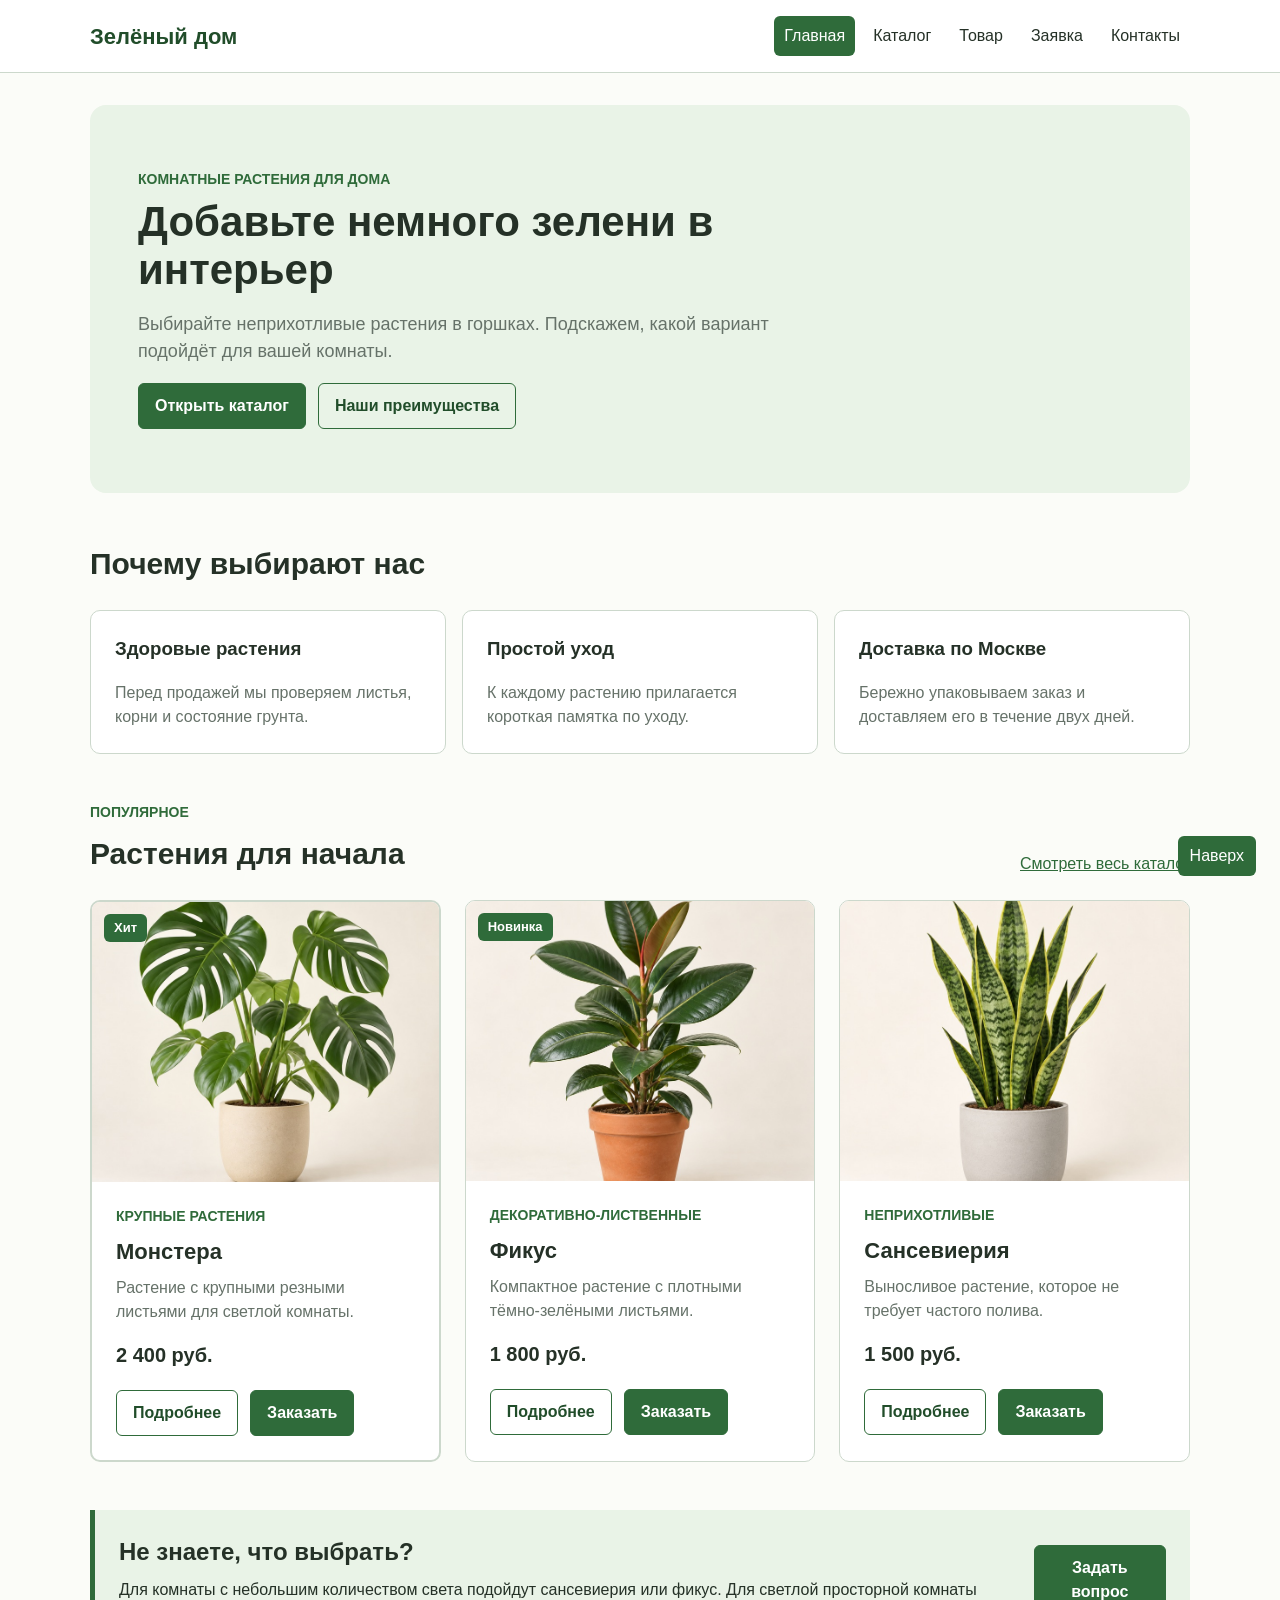
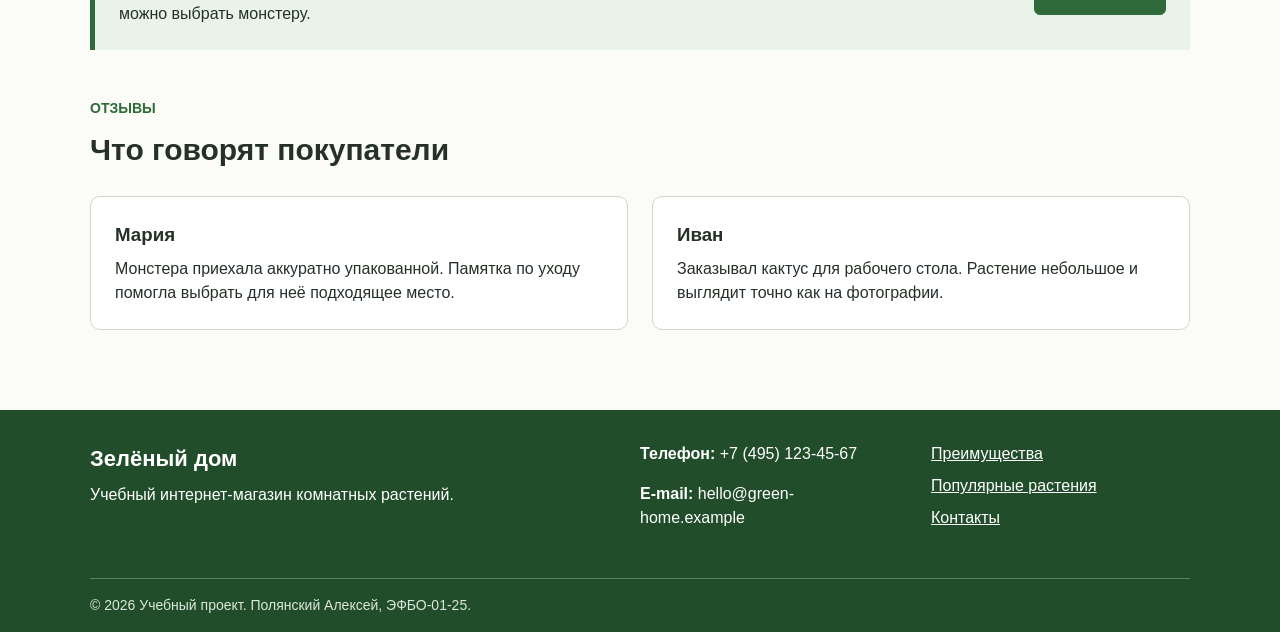
<file: index.html>
<!doctype html>
<html lang="ru">
  <head>
    <meta charset="UTF-8">
    <meta name="viewport" content="width=device-width, initial-scale=1.0">
    <meta name="description" content="Зелёный дом — учебный интернет-магазин комнатных растений.">
    <title>Зелёный дом — комнатные растения</title>
    <link rel="stylesheet" href="css/style.css">
    <script src="js/main.js" defer></script>
  </head>
  <body id="top">
    <header class="site-header">
      <div class="site-header__inner">
        <a class="site-header__logo" href="index.html">Зелёный дом</a>
        <nav class="site-nav" aria-label="Основная навигация">
          <ul class="site-nav__list">
            <li class="site-nav__item">
              <a class="site-nav__link site-nav__link--active" href="index.html" aria-current="page">Главная</a>
            </li>
            <li class="site-nav__item">
              <a class="site-nav__link" href="catalog.html">Каталог</a>
            </li>
            <li class="site-nav__item">
              <a class="site-nav__link" href="product.html">Товар</a>
            </li>
            <li class="site-nav__item">
              <a class="site-nav__link" href="order.html">Заявка</a>
            </li>
            <li class="site-nav__item">
              <a class="site-nav__link" href="contacts.html">Контакты</a>
            </li>
          </ul>
        </nav>
      </div>
    </header>
    <main>
      <section class="hero">
        <p class="hero__label">Комнатные растения для дома</p>
        <h1 class="hero__title">Добавьте немного зелени в интерьер</h1>
        <p class="hero__text">Выбирайте неприхотливые растения в горшках. Подскажем, какой вариант подойдёт для вашей комнаты.</p>
        <div class="hero__actions">
          <a class="button" href="catalog.html">Открыть каталог</a>
          <a class="button button--secondary" href="#advantages">Наши преимущества</a>
        </div>
      </section>
      <section class="section" id="advantages">
        <h2 class="section__title">Почему выбирают нас</h2>
        <ul class="advantages">
          <li class="advantages__item">
            <h3>Здоровые растения</h3>
            <p>Перед продажей мы проверяем листья, корни и состояние грунта.</p>
          </li>
          <li class="advantages__item">
            <h3>Простой уход</h3>
            <p>К каждому растению прилагается короткая памятка по уходу.</p>
          </li>
          <li class="advantages__item">
            <h3>Доставка по Москве</h3>
            <p>Бережно упаковываем заказ и доставляем его в течение двух дней.</p>
          </li>
        </ul>
      </section>
      <section class="section" id="popular">
        <div class="section__heading">
          <div>
            <p class="section__label">Популярное</p>
            <h2 class="section__title">Растения для начала</h2>
          </div>
          <a href="catalog.html">Смотреть весь каталог</a>
        </div>
        <div class="product-grid">
          <article class="product-card product-card--hit">
            <span class="product-card__badge">Хит</span>
            <img class="product-card__image" src="images/monstera.jpg" alt="Монстера в бежевом горшке">
            <div class="product-card__content">
              <p class="product-card__category">Крупные растения</p>
              <h3 class="product-card__title">Монстера</h3>
              <p class="product-card__description">Растение с крупными резными листьями для светлой комнаты.</p>
              <p class="product-card__price">2 400 руб.</p>
              <div class="product-card__actions">
                <a class="button button--secondary" href="product.html">Подробнее</a>
                <button class="button product-card__button js-open-dialog" type="button" data-product="Монстера">Заказать</button>
              </div>
            </div>
          </article>
          <article class="product-card">
            <span class="product-card__badge">Новинка</span>
            <img class="product-card__image" src="images/ficus.jpg" alt="Фикус в терракотовом горшке">
            <div class="product-card__content">
              <p class="product-card__category">Декоративно-лиственные</p>
              <h3 class="product-card__title">Фикус</h3>
              <p class="product-card__description">Компактное растение с плотными тёмно-зелёными листьями.</p>
              <p class="product-card__price">1 800 руб.</p>
              <div class="product-card__actions">
                <a class="button button--secondary" href="product.html">Подробнее</a>
                <button class="button product-card__button js-open-dialog" type="button" data-product="Фикус">Заказать</button>
              </div>
            </div>
          </article>
          <article class="product-card">
            <img class="product-card__image" src="images/sansevieria.jpg" alt="Сансевиерия в светлом горшке">
            <div class="product-card__content">
              <p class="product-card__category">Неприхотливые</p>
              <h3 class="product-card__title">Сансевиерия</h3>
              <p class="product-card__description">Выносливое растение, которое не требует частого полива.</p>
              <p class="product-card__price">1 500 руб.</p>
              <div class="product-card__actions">
                <a class="button button--secondary" href="product.html">Подробнее</a>
                <button class="button product-card__button js-open-dialog" type="button" data-product="Сансевиерия">Заказать</button>
              </div>
            </div>
          </article>
        </div>
      </section>
      <aside class="care-note">
        <div>
          <h2 class="care-note__title">Не знаете, что выбрать?</h2>
          <p>Для комнаты с небольшим количеством света подойдут сансевиерия или фикус. Для светлой просторной комнаты можно выбрать монстеру.</p>
        </div>
        <a class="button" href="contacts.html#feedback">Задать вопрос</a>
      </aside>
      <section class="section reviews">
        <p class="section__label">Отзывы</p>
        <h2 class="section__title">Что говорят покупатели</h2>
        <div class="reviews__list">
          <article class="review">
            <h3 class="review__author">Мария</h3>
            <p>Монстера приехала аккуратно упакованной. Памятка по уходу помогла выбрать для неё подходящее место.</p>
          </article>
          <article class="review">
            <h3 class="review__author">Иван</h3>
            <p>Заказывал кактус для рабочего стола. Растение небольшое и выглядит точно как на фотографии.</p>
          </article>
        </div>
      </section>
    </main>
    <footer class="site-footer" id="contacts">
      <div class="site-footer__inner">
        <div>
          <p class="site-footer__title">Зелёный дом</p>
          <p>Учебный интернет-магазин комнатных растений.</p>
        </div>
        <div>
          <p>
            <strong>Телефон:</strong> +7 (495) 123-45-67</p>
          <p>
            <strong>E-mail:</strong> hello@green-home.example</p>
        </div>
        <nav class="site-footer__nav" aria-label="Навигация по главной странице">
          <a href="#advantages">Преимущества</a>
          <a href="#popular">Популярные растения</a>
          <a href="contacts.html">Контакты</a>
        </nav>
      </div>
      <p class="site-footer__copyright">© 2026 Учебный проект. Полянский Алексей, ЭФБО-01-25.</p>
    </footer>
    <a class="back-to-top" href="#top">Наверх</a>
    <dialog class="order-dialog" id="order-dialog" aria-labelledby="dialog-title">
      <div class="order-dialog__heading">
        <h2 id="dialog-title">Быстрая заявка</h2>
        <button class="order-dialog__close js-close-dialog" type="button" aria-label="Закрыть окно">×</button>
      </div>
      <form class="order-form js-demo-form" action="#" method="post" data-success="dialog-success" novalidate>
        <div class="order-form__field">
          <label class="order-form__label" for="dialog-name">Имя</label>
          <input class="order-form__input" id="dialog-name" name="name" type="text" minlength="2" autocomplete="given-name" required>
        </div>
        <div class="order-form__field">
          <label class="order-form__label" for="dialog-email">E-mail</label>
          <input class="order-form__input" id="dialog-email" name="email" type="email" autocomplete="email" required>
        </div>
        <div class="order-form__field">
          <label class="order-form__label" for="dialog-phone">Телефон</label>
          <input class="order-form__input" id="dialog-phone" name="phone" type="tel" inputmode="tel" placeholder="+7 (900) 000-00-00" pattern="^\+7 \([0-9]{3}\) [0-9]{3}-[0-9]{2}-[0-9]{2}$" title="Формат: +7 (900) 000-00-00" required>
        </div>
        <div class="order-form__field">
          <label class="order-form__label" for="dialog-product">Товар</label>
          <select class="order-form__input" id="dialog-product" name="product" required>
            <option value="">Выберите растение</option>
            <option value="Монстера">Монстера</option>
            <option value="Фикус">Фикус</option>
            <option value="Сансевиерия">Сансевиерия</option>
            <option value="Кактус">Кактус</option>
          </select>
        </div>
        <div class="order-form__field">
          <label class="order-form__label" for="dialog-comment">Комментарий</label>
          <textarea class="order-form__input" id="dialog-comment" name="comment" rows="3"></textarea>
        </div>
        <label class="order-form__agreement">
          <input name="agreement" type="checkbox" required> Я согласен на обработку данных</label>
        <div class="order-form__actions">
          <button class="button" type="submit">Отправить</button>
          <button class="button button--secondary js-close-dialog" type="button">Отмена</button>
        </div>
      </form>
      <p class="success-message" id="dialog-success" role="status" hidden>Заявка отправлена. Мы скоро свяжемся с вами.</p>
    </dialog>
  </body>
</html>
</file>
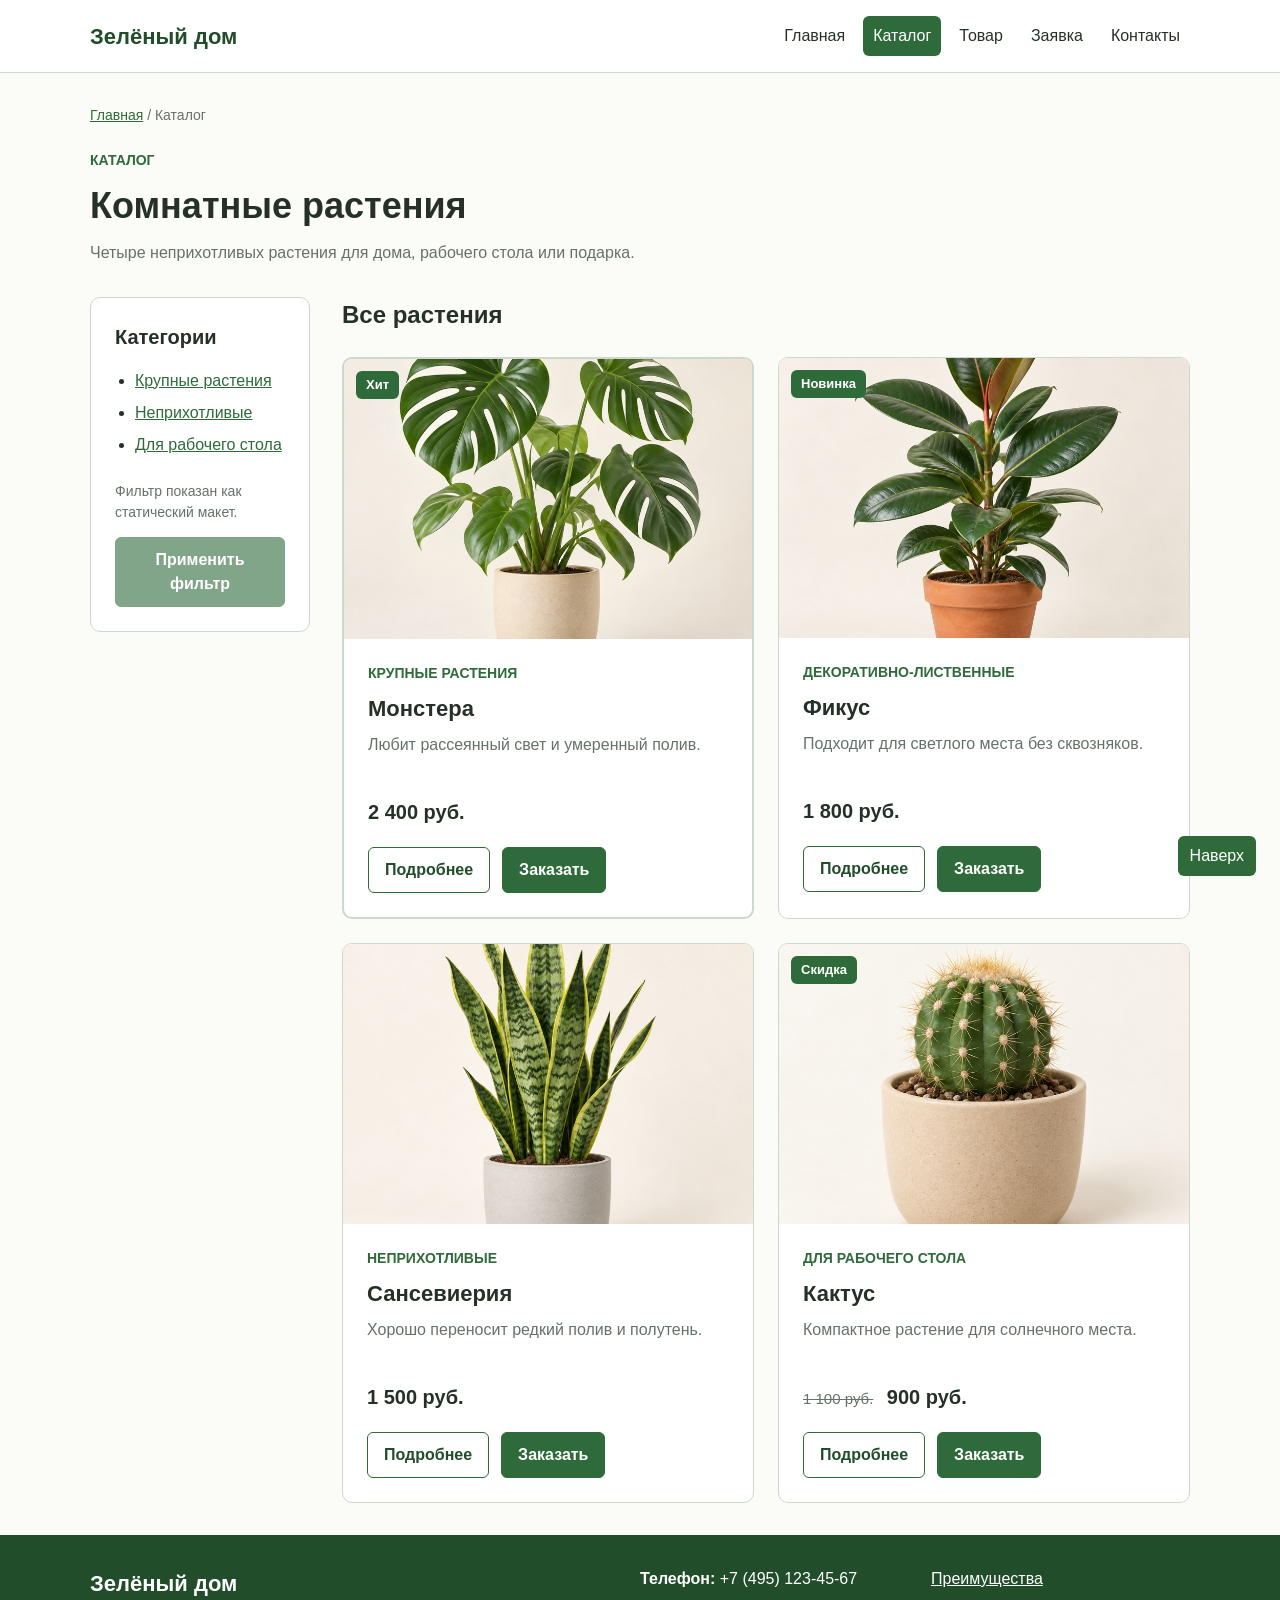
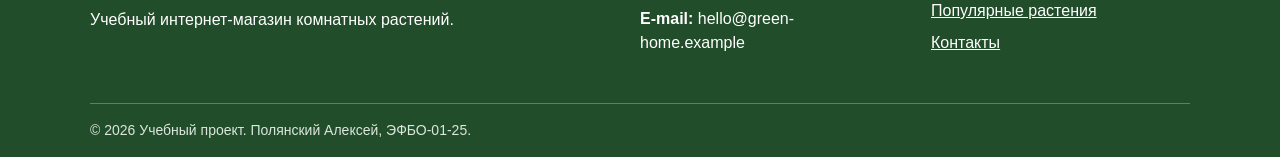
<file: catalog.html>
<!doctype html>
<html lang="ru">
  <head>
    <meta charset="UTF-8">
    <meta name="viewport" content="width=device-width, initial-scale=1.0">
    <meta name="description" content="Каталог комнатных растений интернет-магазина Зелёный дом.">
    <title>Каталог растений — Зелёный дом</title>
    <link rel="stylesheet" href="css/style.css">
    <script src="js/main.js" defer></script>
  </head>
  <body id="top">
    <header class="site-header">
      <div class="site-header__inner">
        <a class="site-header__logo" href="index.html">Зелёный дом</a>
        <nav class="site-nav" aria-label="Основная навигация">
          <ul class="site-nav__list">
            <li class="site-nav__item">
              <a class="site-nav__link" href="index.html">Главная</a>
            </li>
            <li class="site-nav__item">
              <a class="site-nav__link site-nav__link--active" href="catalog.html" aria-current="page">Каталог</a>
            </li>
            <li class="site-nav__item">
              <a class="site-nav__link" href="product.html">Товар</a>
            </li>
            <li class="site-nav__item">
              <a class="site-nav__link" href="order.html">Заявка</a>
            </li>
            <li class="site-nav__item">
              <a class="site-nav__link" href="contacts.html">Контакты</a>
            </li>
          </ul>
        </nav>
      </div>
    </header>
    <main>
      <nav class="breadcrumbs" aria-label="Хлебные крошки">
        <a href="index.html">Главная</a>
        <span>Каталог</span>
      </nav>
      <section class="page-intro">
        <p class="section__label">Каталог</p>
        <h1>Комнатные растения</h1>
        <p>Четыре неприхотливых растения для дома, рабочего стола или подарка.</p>
      </section>
      <div class="catalog-layout">
        <aside class="filters">
          <h2 class="filters__title">Категории</h2>
          <ul class="filters__list">
            <li>
              <a href="#large">Крупные растения</a>
            </li>
            <li>
              <a href="#easy-care">Неприхотливые</a>
            </li>
            <li>
              <a href="#small">Для рабочего стола</a>
            </li>
          </ul>
          <p class="filters__note">Фильтр показан как статический макет.</p>
          <button class="button" type="button" disabled>Применить фильтр</button>
        </aside>
        <section class="catalog" aria-labelledby="catalog-title">
          <h2 id="catalog-title">Все растения</h2>
          <div class="catalog__grid">
            <article class="product-card product-card--hit" id="large">
              <span class="product-card__badge">Хит</span>
              <img class="product-card__image" src="images/monstera.jpg" alt="Монстера в бежевом горшке">
              <div class="product-card__content">
                <p class="product-card__category">Крупные растения</p>
                <h3 class="product-card__title">Монстера</h3>
                <p class="product-card__description">Любит рассеянный свет и умеренный полив.</p>
                <p class="product-card__price">2 400 руб.</p>
                <div class="product-card__actions">
                  <a class="button button--secondary" href="product.html">Подробнее</a>
                  <a class="button" href="order.html">Заказать</a>
                </div>
              </div>
            </article>
            <article class="product-card">
              <span class="product-card__badge">Новинка</span>
              <img class="product-card__image" src="images/ficus.jpg" alt="Фикус в терракотовом горшке">
              <div class="product-card__content">
                <p class="product-card__category">Декоративно-лиственные</p>
                <h3 class="product-card__title">Фикус</h3>
                <p class="product-card__description">Подходит для светлого места без сквозняков.</p>
                <p class="product-card__price">1 800 руб.</p>
                <div class="product-card__actions">
                  <a class="button button--secondary" href="product.html">Подробнее</a>
                  <a class="button" href="order.html">Заказать</a>
                </div>
              </div>
            </article>
            <article class="product-card" id="easy-care">
              <img class="product-card__image" src="images/sansevieria.jpg" alt="Сансевиерия в светлом горшке">
              <div class="product-card__content">
                <p class="product-card__category">Неприхотливые</p>
                <h3 class="product-card__title">Сансевиерия</h3>
                <p class="product-card__description">Хорошо переносит редкий полив и полутень.</p>
                <p class="product-card__price">1 500 руб.</p>
                <div class="product-card__actions">
                  <a class="button button--secondary" href="product.html">Подробнее</a>
                  <a class="button" href="order.html">Заказать</a>
                </div>
              </div>
            </article>
            <article class="product-card" id="small">
              <span class="product-card__badge">Скидка</span>
              <img class="product-card__image" src="images/cactus.jpg" alt="Кактус в песочном горшке">
              <div class="product-card__content">
                <p class="product-card__category">Для рабочего стола</p>
                <h3 class="product-card__title">Кактус</h3>
                <p class="product-card__description">Компактное растение для солнечного места.</p>
                <p class="product-card__price">
                  <span class="product-card__old-price">1 100 руб.</span> 900 руб.</p>
                <div class="product-card__actions">
                  <a class="button button--secondary" href="product.html">Подробнее</a>
                  <a class="button" href="order.html">Заказать</a>
                </div>
              </div>
            </article>
          </div>
        </section>
      </div>
    </main>
    <footer class="site-footer">
      <div class="site-footer__inner">
        <div>
          <p class="site-footer__title">Зелёный дом</p>
          <p>Учебный интернет-магазин комнатных растений.</p>
        </div>
        <div>
          <p>
            <strong>Телефон:</strong> +7 (495) 123-45-67</p>
          <p>
            <strong>E-mail:</strong> hello@green-home.example</p>
        </div>
        <nav class="site-footer__nav" aria-label="Дополнительная навигация">
          <a href="index.html#advantages">Преимущества</a>
          <a href="index.html#popular">Популярные растения</a>
          <a href="contacts.html">Контакты</a>
        </nav>
      </div>
      <p class="site-footer__copyright">© 2026 Учебный проект. Полянский Алексей, ЭФБО-01-25.</p>
    </footer>
    <a class="back-to-top" href="#top">Наверх</a>
  </body>
</html>
</file>
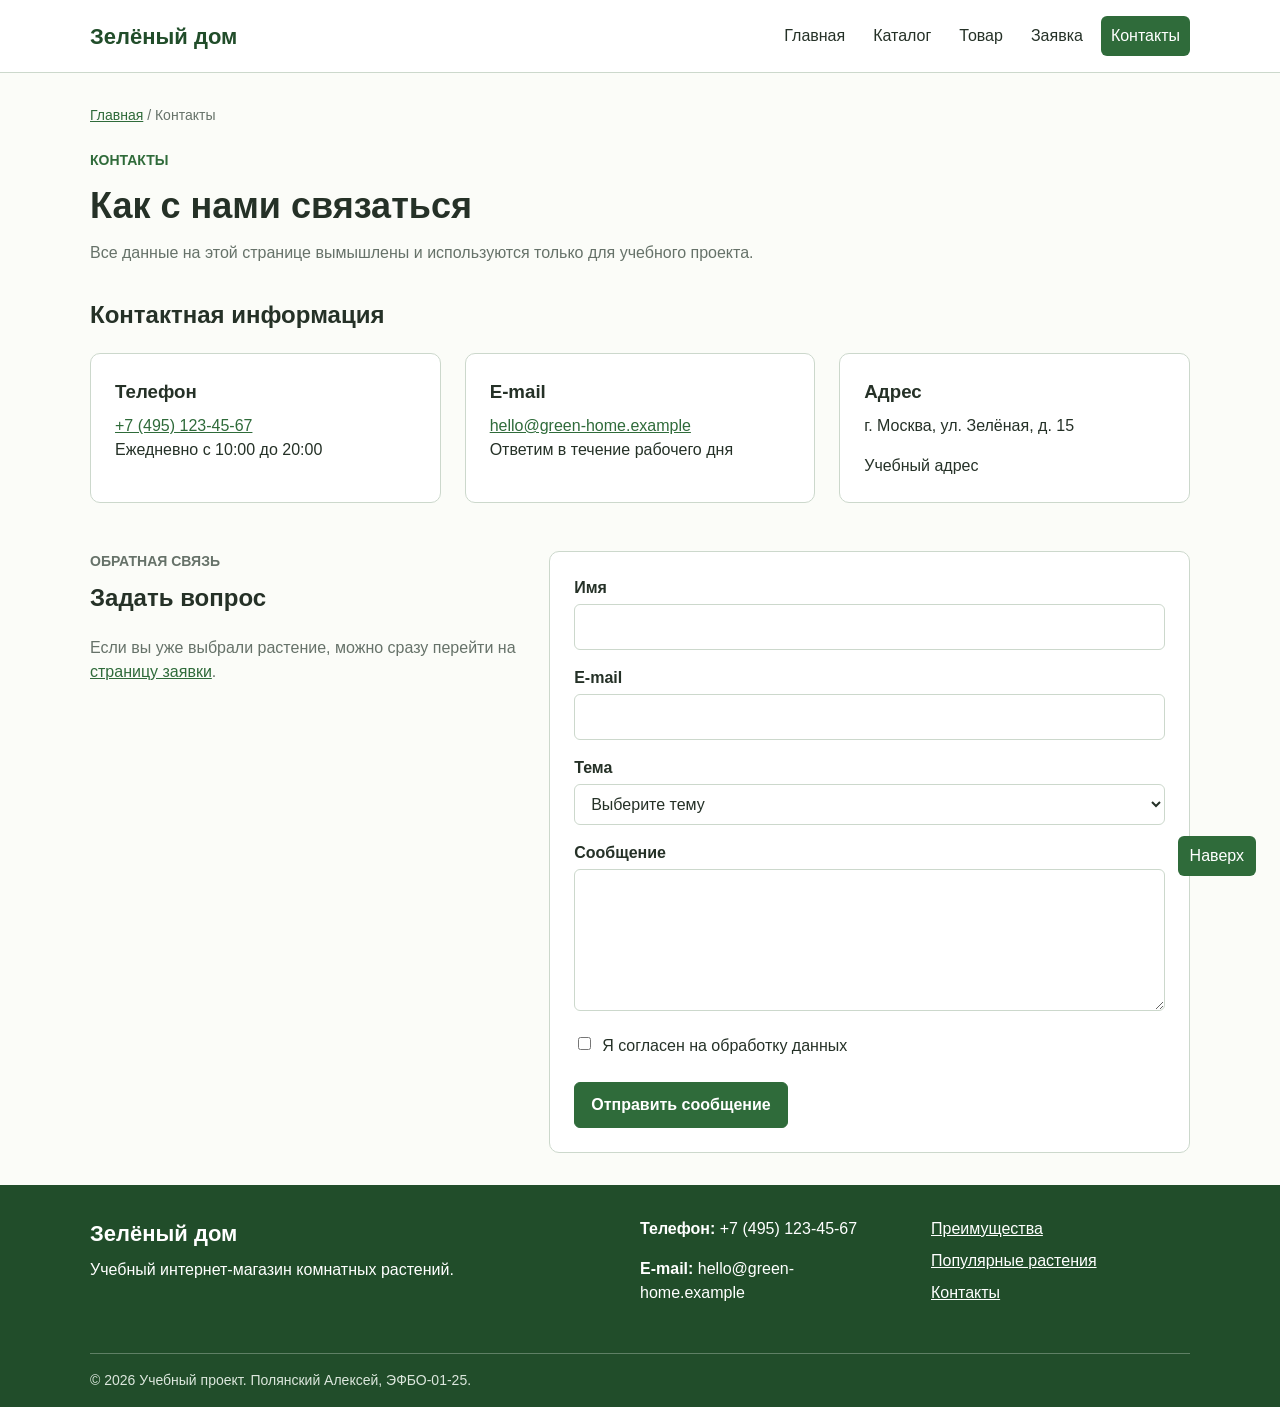
<file: contacts.html>
<!doctype html>
<html lang="ru">
  <head>
    <meta charset="UTF-8">
    <meta name="viewport" content="width=device-width, initial-scale=1.0">
    <meta name="description" content="Контакты и форма обратной связи магазина Зелёный дом.">
    <title>Контакты — Зелёный дом</title>
    <link rel="stylesheet" href="css/style.css">
    <script src="js/main.js" defer></script>
  </head>
  <body id="top">
    <header class="site-header">
      <div class="site-header__inner">
        <a class="site-header__logo" href="index.html">Зелёный дом</a>
        <nav class="site-nav" aria-label="Основная навигация">
          <ul class="site-nav__list">
            <li class="site-nav__item">
              <a class="site-nav__link" href="index.html">Главная</a>
            </li>
            <li class="site-nav__item">
              <a class="site-nav__link" href="catalog.html">Каталог</a>
            </li>
            <li class="site-nav__item">
              <a class="site-nav__link" href="product.html">Товар</a>
            </li>
            <li class="site-nav__item">
              <a class="site-nav__link" href="order.html">Заявка</a>
            </li>
            <li class="site-nav__item">
              <a class="site-nav__link site-nav__link--active" href="contacts.html" aria-current="page">Контакты</a>
            </li>
          </ul>
        </nav>
      </div>
    </header>
    <main>
      <nav class="breadcrumbs" aria-label="Хлебные крошки">
        <a href="index.html">Главная</a>
        <span>Контакты</span>
      </nav>
      <section class="page-intro">
        <p class="section__label">Контакты</p>
        <h1>Как с нами связаться</h1>
        <p>Все данные на этой странице вымышлены и используются только для учебного проекта.</p>
      </section>
      <section class="contacts" aria-labelledby="contacts-title">
        <h2 id="contacts-title">Контактная информация</h2>
        <div class="contacts__grid">
          <article class="contact-card">
            <h3>Телефон</h3>
            <a href="tel:+74951234567">+7 (495) 123-45-67</a>
            <p>Ежедневно с 10:00 до 20:00</p>
          </article>
          <article class="contact-card">
            <h3>E-mail</h3>
            <a href="mailto:hello@green-home.example">hello@green-home.example</a>
            <p>Ответим в течение рабочего дня</p>
          </article>
          <article class="contact-card">
            <h3>Адрес</h3>
            <p>г. Москва, ул. Зелёная, д. 15</p>
            <p>Учебный адрес</p>
          </article>
        </div>
      </section>
      <section class="feedback" id="feedback">
        <div>
          <p class="section__label">Обратная связь</p>
          <h2>Задать вопрос</h2>
          <p>Если вы уже выбрали растение, можно сразу перейти на <a href="order.html">страницу заявки</a>.</p>
        </div>
        <form class="order-form order-form--page js-demo-form" action="#" method="post" data-success="feedback-success" novalidate>
          <div class="order-form__field">
            <label class="order-form__label" for="feedback-name">Имя</label>
            <input class="order-form__input" id="feedback-name" name="name" type="text" minlength="2" required>
          </div>
          <div class="order-form__field">
            <label class="order-form__label" for="feedback-email">E-mail</label>
            <input class="order-form__input" id="feedback-email" name="email" type="email" required>
          </div>
          <div class="order-form__field">
            <label class="order-form__label" for="feedback-topic">Тема</label>
            <select class="order-form__input" id="feedback-topic" name="topic" required>
              <option value="">Выберите тему</option>
              <option value="care">Уход за растением</option>
              <option value="delivery">Доставка</option>
              <option value="other">Другой вопрос</option>
            </select>
          </div>
          <div class="order-form__field">
            <label class="order-form__label" for="feedback-message">Сообщение</label>
            <textarea class="order-form__input" id="feedback-message" name="message" rows="5" required></textarea>
          </div>
          <label class="order-form__agreement">
            <input name="agreement" type="checkbox" required> Я согласен на обработку данных</label>
          <div class="order-form__actions">
            <button class="button" type="submit">Отправить сообщение</button>
          </div>
        </form>
      </section>
      <p class="success-message success-message--page" id="feedback-success" role="status" hidden>Сообщение отправлено. Это демонстрационное уведомление.</p>
    </main>
    <footer class="site-footer">
      <div class="site-footer__inner">
        <div>
          <p class="site-footer__title">Зелёный дом</p>
          <p>Учебный интернет-магазин комнатных растений.</p>
        </div>
        <div>
          <p>
            <strong>Телефон:</strong> +7 (495) 123-45-67</p>
          <p>
            <strong>E-mail:</strong> hello@green-home.example</p>
        </div>
        <nav class="site-footer__nav" aria-label="Дополнительная навигация">
          <a href="index.html#advantages">Преимущества</a>
          <a href="index.html#popular">Популярные растения</a>
          <a href="contacts.html">Контакты</a>
        </nav>
      </div>
      <p class="site-footer__copyright">© 2026 Учебный проект. Полянский Алексей, ЭФБО-01-25.</p>
    </footer>
    <a class="back-to-top" href="#top">Наверх</a>
  </body>
</html>
</file>
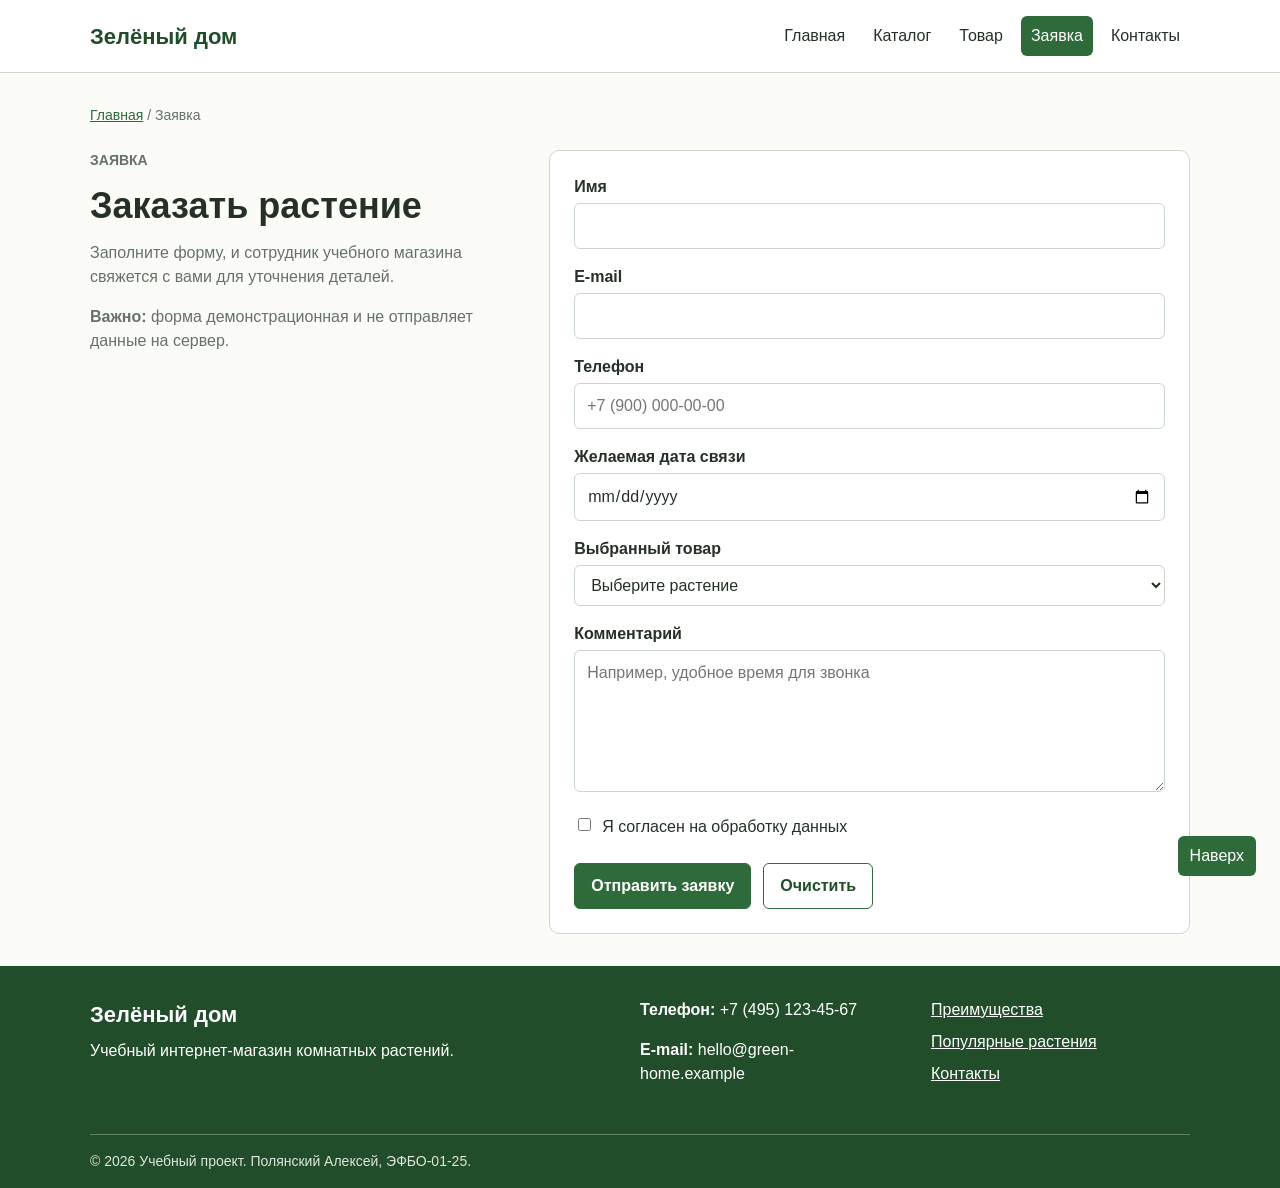
<file: order.html>
<!doctype html>
<html lang="ru">
  <head>
    <meta charset="UTF-8">
    <meta name="viewport" content="width=device-width, initial-scale=1.0">
    <meta name="description" content="Форма заявки на комнатное растение в магазине Зелёный дом.">
    <title>Оформление заявки — Зелёный дом</title>
    <link rel="stylesheet" href="css/style.css">
    <script src="js/main.js" defer></script>
  </head>
  <body id="top">
    <header class="site-header">
      <div class="site-header__inner">
        <a class="site-header__logo" href="index.html">Зелёный дом</a>
        <nav class="site-nav" aria-label="Основная навигация">
          <ul class="site-nav__list">
            <li class="site-nav__item">
              <a class="site-nav__link" href="index.html">Главная</a>
            </li>
            <li class="site-nav__item">
              <a class="site-nav__link" href="catalog.html">Каталог</a>
            </li>
            <li class="site-nav__item">
              <a class="site-nav__link" href="product.html">Товар</a>
            </li>
            <li class="site-nav__item">
              <a class="site-nav__link site-nav__link--active" href="order.html" aria-current="page">Заявка</a>
            </li>
            <li class="site-nav__item">
              <a class="site-nav__link" href="contacts.html">Контакты</a>
            </li>
          </ul>
        </nav>
      </div>
    </header>
    <main>
      <nav class="breadcrumbs" aria-label="Хлебные крошки">
        <a href="index.html">Главная</a>
        <span>Заявка</span>
      </nav>
      <section class="form-section">
        <div class="form-section__intro">
          <p class="section__label">Заявка</p>
          <h1>Заказать растение</h1>
          <p>Заполните форму, и сотрудник учебного магазина свяжется с вами для уточнения деталей.</p>
          <p>
            <strong>Важно:</strong> форма демонстрационная и не отправляет данные на сервер.</p>
        </div>
        <form class="order-form order-form--page js-demo-form" action="#" method="post" data-success="order-success" novalidate>
          <div class="order-form__field">
            <label class="order-form__label" for="order-name">Имя</label>
            <input class="order-form__input" id="order-name" name="name" type="text" minlength="2" autocomplete="given-name" required>
          </div>
          <div class="order-form__field">
            <label class="order-form__label" for="order-email">E-mail</label>
            <input class="order-form__input" id="order-email" name="email" type="email" autocomplete="email" required>
          </div>
          <div class="order-form__field">
            <label class="order-form__label" for="order-phone">Телефон</label>
            <input class="order-form__input" id="order-phone" name="phone" type="tel" inputmode="tel" placeholder="+7 (900) 000-00-00" pattern="^\+7 \([0-9]{3}\) [0-9]{3}-[0-9]{2}-[0-9]{2}$" title="Формат: +7 (900) 000-00-00" required>
          </div>
          <div class="order-form__field">
            <label class="order-form__label" for="order-date">Желаемая дата связи</label>
            <input class="order-form__input" id="order-date" name="date" type="date">
          </div>
          <div class="order-form__field">
            <label class="order-form__label" for="order-product">Выбранный товар</label>
            <select class="order-form__input" id="order-product" name="product" required>
              <option value="">Выберите растение</option>
              <option value="monstera">Монстера</option>
              <option value="ficus">Фикус</option>
              <option value="sansevieria">Сансевиерия</option>
              <option value="cactus">Кактус</option>
            </select>
          </div>
          <div class="order-form__field">
            <label class="order-form__label" for="order-comment">Комментарий</label>
            <textarea class="order-form__input" id="order-comment" name="comment" rows="5" placeholder="Например, удобное время для звонка"></textarea>
          </div>
          <label class="order-form__agreement">
            <input name="agreement" type="checkbox" required> Я согласен на обработку данных</label>
          <div class="order-form__actions">
            <button class="button" type="submit">Отправить заявку</button>
            <button class="button button--secondary" type="reset">Очистить</button>
          </div>
        </form>
      </section>
      <p class="success-message success-message--page" id="order-success" role="status" hidden>Заявка отправлена. Это демонстрационное сообщение.</p>
    </main>
    <footer class="site-footer">
      <div class="site-footer__inner">
        <div>
          <p class="site-footer__title">Зелёный дом</p>
          <p>Учебный интернет-магазин комнатных растений.</p>
        </div>
        <div>
          <p>
            <strong>Телефон:</strong> +7 (495) 123-45-67</p>
          <p>
            <strong>E-mail:</strong> hello@green-home.example</p>
        </div>
        <nav class="site-footer__nav" aria-label="Дополнительная навигация">
          <a href="index.html#advantages">Преимущества</a>
          <a href="index.html#popular">Популярные растения</a>
          <a href="contacts.html">Контакты</a>
        </nav>
      </div>
      <p class="site-footer__copyright">© 2026 Учебный проект. Полянский Алексей, ЭФБО-01-25.</p>
    </footer>
    <a class="back-to-top" href="#top">Наверх</a>
  </body>
</html>
</file>
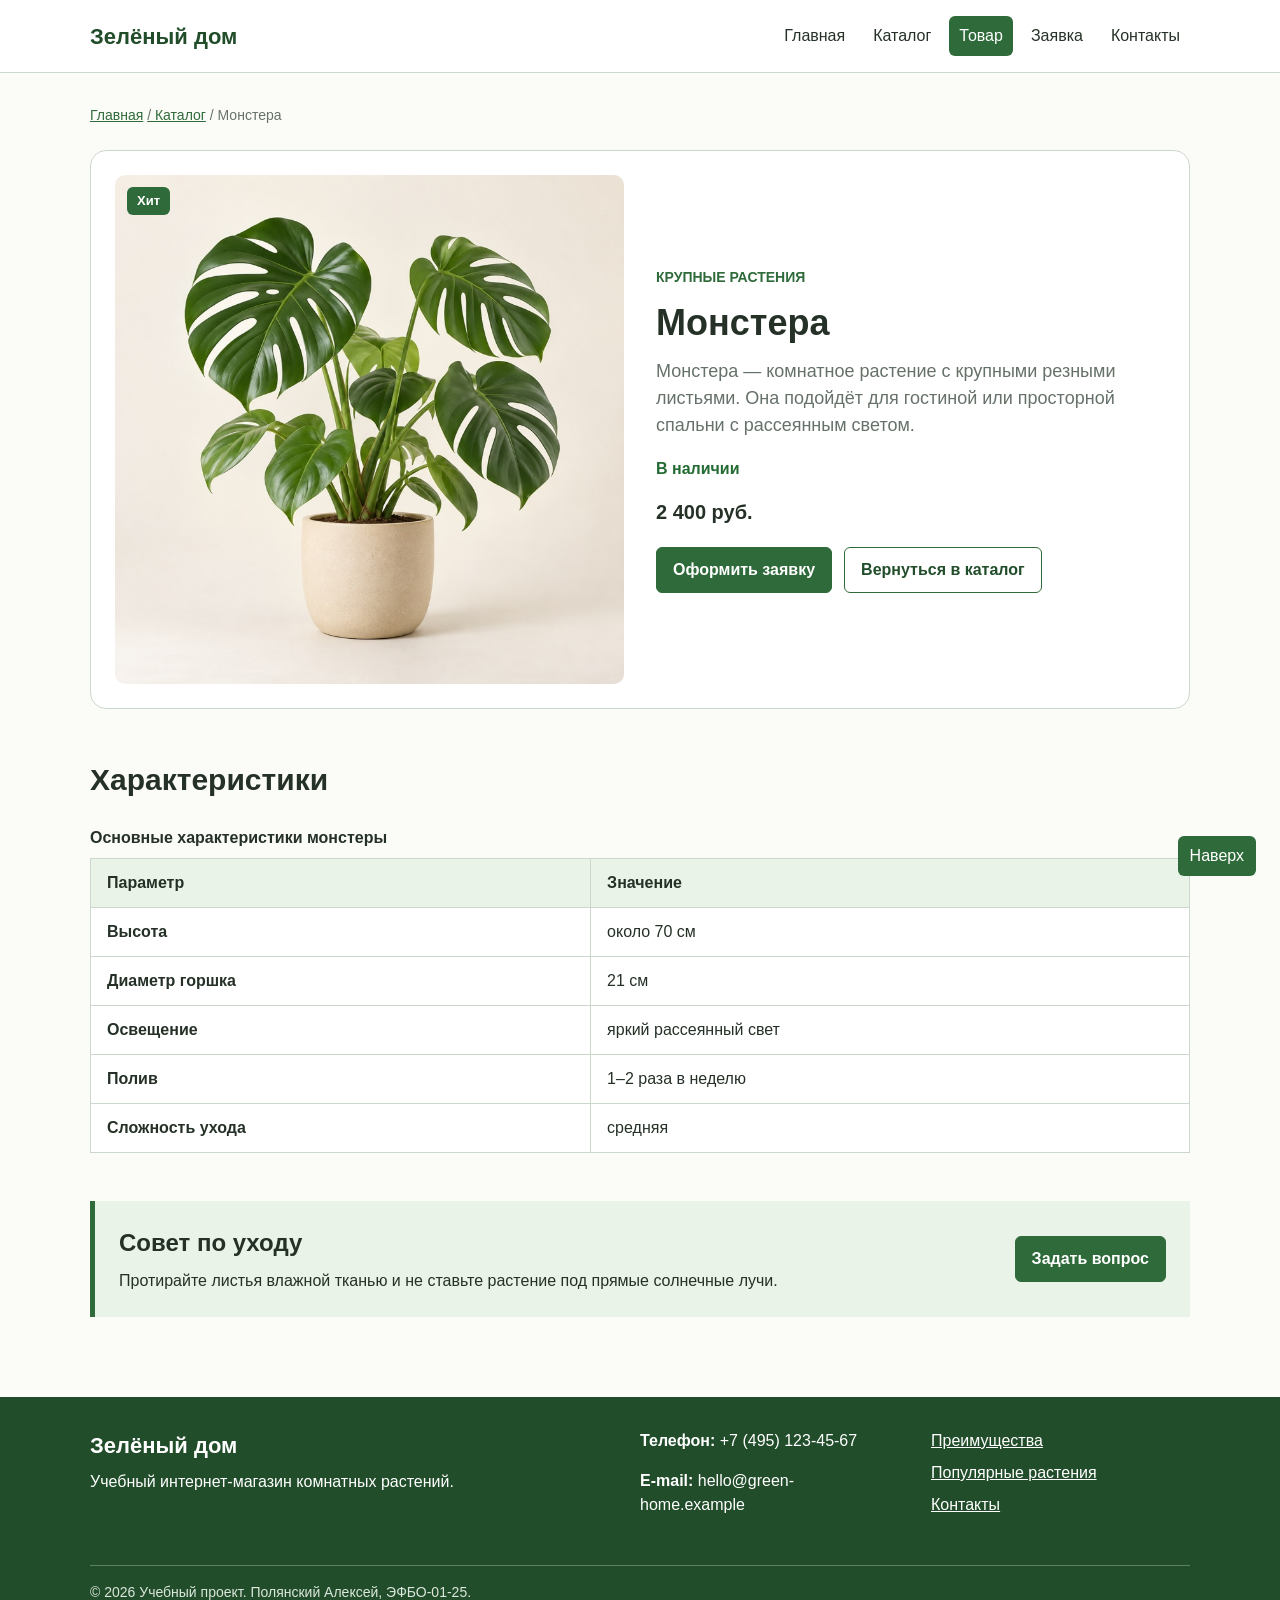
<file: product.html>
<!doctype html>
<html lang="ru">
  <head>
    <meta charset="UTF-8">
    <meta name="viewport" content="width=device-width, initial-scale=1.0">
    <meta name="description" content="Описание и характеристики монстеры в магазине Зелёный дом.">
    <title>Монстера — Зелёный дом</title>
    <link rel="stylesheet" href="css/style.css">
    <script src="js/main.js" defer></script>
  </head>
  <body id="top">
    <header class="site-header">
      <div class="site-header__inner">
        <a class="site-header__logo" href="index.html">Зелёный дом</a>
        <nav class="site-nav" aria-label="Основная навигация">
          <ul class="site-nav__list">
            <li class="site-nav__item">
              <a class="site-nav__link" href="index.html">Главная</a>
            </li>
            <li class="site-nav__item">
              <a class="site-nav__link" href="catalog.html">Каталог</a>
            </li>
            <li class="site-nav__item">
              <a class="site-nav__link site-nav__link--active" href="product.html" aria-current="page">Товар</a>
            </li>
            <li class="site-nav__item">
              <a class="site-nav__link" href="order.html">Заявка</a>
            </li>
            <li class="site-nav__item">
              <a class="site-nav__link" href="contacts.html">Контакты</a>
            </li>
          </ul>
        </nav>
      </div>
    </header>
    <main>
      <nav class="breadcrumbs" aria-label="Хлебные крошки">
        <a href="index.html">Главная</a>
        <a href="catalog.html">Каталог</a>
        <span>Монстера</span>
      </nav>
      <article class="product">
        <div class="product__image-wrap">
          <span class="product-card__badge">Хит</span>
          <img class="product__image" src="images/monstera.jpg" alt="Монстера в бежевом горшке">
        </div>
        <div class="product__info">
          <p class="section__label">Крупные растения</p>
          <h1>Монстера</h1>
          <p class="product__description">Монстера — комнатное растение с крупными резными листьями. Она подойдёт для гостиной или просторной спальни с рассеянным светом.</p>
          <p class="product__availability">В наличии</p>
          <p class="product__price">2 400 руб.</p>
          <div class="product__actions">
            <a class="button" href="order.html">Оформить заявку</a>
            <a class="button button--secondary" href="catalog.html">Вернуться в каталог</a>
          </div>
        </div>
      </article>
      <section class="section" id="characteristics">
        <h2 class="section__title">Характеристики</h2>
        <div class="table-wrap">
          <table class="product-table">
            <caption>Основные характеристики монстеры</caption>
            <thead>
              <tr>
                <th scope="col">Параметр</th>
                <th scope="col">Значение</th>
              </tr>
            </thead>
            <tbody>
              <tr>
                <th scope="row">Высота</th>
                <td>около 70 см</td>
              </tr>
              <tr>
                <th scope="row">Диаметр горшка</th>
                <td>21 см</td>
              </tr>
              <tr>
                <th scope="row">Освещение</th>
                <td>яркий рассеянный свет</td>
              </tr>
              <tr>
                <th scope="row">Полив</th>
                <td>1–2 раза в неделю</td>
              </tr>
              <tr>
                <th scope="row">Сложность ухода</th>
                <td>средняя</td>
              </tr>
            </tbody>
          </table>
        </div>
      </section>
      <aside class="care-note">
        <div>
          <h2 class="care-note__title">Совет по уходу</h2>
          <p>Протирайте листья влажной тканью и не ставьте растение под прямые солнечные лучи.</p>
        </div>
        <a class="button" href="contacts.html#feedback">Задать вопрос</a>
      </aside>
    </main>
    <footer class="site-footer">
      <div class="site-footer__inner">
        <div>
          <p class="site-footer__title">Зелёный дом</p>
          <p>Учебный интернет-магазин комнатных растений.</p>
        </div>
        <div>
          <p>
            <strong>Телефон:</strong> +7 (495) 123-45-67</p>
          <p>
            <strong>E-mail:</strong> hello@green-home.example</p>
        </div>
        <nav class="site-footer__nav" aria-label="Дополнительная навигация">
          <a href="index.html#advantages">Преимущества</a>
          <a href="index.html#popular">Популярные растения</a>
          <a href="contacts.html">Контакты</a>
        </nav>
      </div>
      <p class="site-footer__copyright">© 2026 Учебный проект. Полянский Алексей, ЭФБО-01-25.</p>
    </footer>
    <a class="back-to-top" href="#top">Наверх</a>
  </body>
</html>
</file>
<file: css/style.css>
:root {
  --color-bg: #fbfcf8;
  --color-text: #253127;
  --color-muted: #667269;
  --color-primary: #2f6b3a;
  --color-primary-dark: #214d2a;
  --color-accent: #e9f3e7;
  --color-surface: #ffffff;
  --color-border: #ccd8cc;
  --color-danger: #b3261e;
  --color-success: #236b32;
  --color-success-bg: #e7f5e9;
  --color-white: #ffffff;
  --space-xs: 4px;
  --space-sm: 8px;
  --space-md: 16px;
  --space-lg: 24px;
  --space-xl: 32px;
  --space-xxl: 48px;
  --radius-sm: 6px;
  --radius-md: 10px;
  --radius-lg: 16px;
  --container-width: 1100px;
}

/* Базовые стили */

* {
  box-sizing: border-box;
}

html {
  scroll-behavior: smooth;
}

body {
  display: flex;
  flex-direction: column;
  min-height: 100vh;
  margin: 0;
  font-family: Arial, sans-serif;
  line-height: 1.5;
  color: var(--color-text);
  background-color: var(--color-bg);
}

main {
  flex: 1;
  padding: var(--space-xl) var(--space-lg);
}

img {
  display: block;
  max-width: 100%;
}

h1,
h2,
h3,
p {
  margin-top: 0;
}

a {
  color: var(--color-primary);
}

a:hover {
  color: var(--color-primary-dark);
}

a:focus-visible,
button:focus-visible,
input:focus-visible,
select:focus-visible,
textarea:focus-visible {
  outline: 3px solid var(--color-primary);
  outline-offset: 3px;
}

:target {
  outline: 2px dashed var(--color-primary);
  outline-offset: 6px;
}

/* Шапка и навигация */

.site-header {
  position: sticky;
  top: 0;
  z-index: 10;
  padding: var(--space-md) var(--space-lg);
  background-color: var(--color-surface);
  border-bottom: 1px solid var(--color-border);
}

.site-header__inner {
  display: flex;
  justify-content: space-between;
  align-items: center;
  gap: var(--space-lg);
  max-width: var(--container-width);
  margin: 0 auto;
}

.site-header__logo {
  color: var(--color-primary-dark);
  font-size: 22px;
  font-weight: bold;
  text-decoration: none;
  white-space: nowrap;
}

.site-nav__list {
  display: flex;
  flex-wrap: wrap;
  gap: var(--space-sm);
  margin: 0;
  padding: 0;
  list-style: none;
}

.site-nav__link {
  display: block;
  padding: var(--space-sm) 10px;
  color: var(--color-text);
  text-decoration: none;
  border-radius: var(--radius-sm);
}

.site-nav__link:hover,
.site-nav__link--active {
  color: var(--color-white);
  background-color: var(--color-primary);
}

/* Кнопки */

.button {
  display: inline-block;
  padding: 10px var(--space-md);
  color: var(--color-white);
  font: inherit;
  font-weight: bold;
  text-align: center;
  text-decoration: none;
  background-color: var(--color-primary);
  border: 1px solid var(--color-primary);
  border-radius: var(--radius-sm);
  cursor: pointer;
}

.button:hover {
  color: var(--color-white);
  background-color: var(--color-primary-dark);
  border-color: var(--color-primary-dark);
}

.button--secondary {
  color: var(--color-primary-dark);
  background-color: transparent;
}

.button--secondary:hover {
  color: var(--color-white);
}

.button:disabled {
  opacity: 0.6;
  cursor: not-allowed;
}

/* Главная страница */

.hero,
.section,
.care-note,
.page-intro,
.breadcrumbs,
.catalog-layout,
.product,
.form-section,
.contacts,
.feedback,
.success-message--page {
  max-width: var(--container-width);
  margin-right: auto;
  margin-left: auto;
}

.hero {
  margin-bottom: var(--space-xxl);
  padding: 64px var(--space-xxl);
  background-color: var(--color-accent);
  border-radius: var(--radius-lg);
}

.hero__label,
.section__label,
.product-card__category {
  margin-bottom: var(--space-sm);
  color: var(--color-primary);
  font-size: 14px;
  font-weight: bold;
  text-transform: uppercase;
}

.hero__title {
  max-width: 700px;
  margin-bottom: var(--space-md);
  font-size: 42px;
  line-height: 1.15;
}

.hero__text {
  max-width: 650px;
  color: var(--color-muted);
  font-size: 18px;
}

.hero__actions,
.product-card__actions,
.product__actions,
.order-form__actions {
  display: flex;
  flex-wrap: wrap;
  gap: 12px;
}

.section {
  margin-bottom: var(--space-xxl);
}

.section__heading {
  display: flex;
  justify-content: space-between;
  align-items: end;
  gap: var(--space-lg);
  margin-bottom: var(--space-lg);
}

.section__title {
  margin-bottom: var(--space-lg);
  font-size: 30px;
}

.section__heading .section__title {
  margin-bottom: 0;
}

.advantages {
  display: flex;
  gap: var(--space-md);
  margin: 0;
  padding: 0;
  list-style: none;
}

.advantages__item {
  flex: 1;
  padding: var(--space-lg);
  background-color: var(--color-surface);
  border: 1px solid var(--color-border);
  border-radius: var(--radius-md);
}

.advantages__item p {
  margin-bottom: 0;
  color: var(--color-muted);
}

/* Карточки */

.product-grid,
.catalog__grid {
  display: grid;
  gap: var(--space-lg);
}

.product-grid {
  grid-template-columns: repeat(3, 1fr);
}

.catalog__grid {
  grid-template-columns: repeat(2, 1fr);
}

.product-card {
  position: relative;
  overflow: hidden;
  background-color: var(--color-surface);
  border: 1px solid var(--color-border);
  border-radius: var(--radius-md);
}

.product-card:hover {
  border-color: var(--color-primary);
}

.product-card--hit {
  border-width: 2px;
}

.product-card__badge {
  position: absolute;
  top: 12px;
  left: 12px;
  z-index: 2;
  padding: var(--space-xs) 10px;
  color: var(--color-white);
  font-size: 13px;
  font-weight: bold;
  background-color: var(--color-primary);
  border-radius: var(--radius-sm);
}

.product-card__image {
  width: 100%;
  height: 280px;
  object-fit: cover;
}

.product-card__content {
  padding: var(--space-lg);
}

.product-card__title {
  margin-bottom: var(--space-sm);
  font-size: 22px;
}

.product-card__description {
  min-height: 48px;
  color: var(--color-muted);
}

.product-card__price,
.product__price {
  font-size: 20px;
  font-weight: bold;
}

.product-card__old-price {
  margin-right: var(--space-sm);
  color: var(--color-muted);
  font-size: 15px;
  font-weight: normal;
  text-decoration: line-through;
}

.care-note {
  display: flex;
  justify-content: space-between;
  align-items: center;
  gap: var(--space-xl);
  margin-bottom: var(--space-xxl);
  padding: var(--space-lg);
  background-color: var(--color-accent);
  border-left: 5px solid var(--color-primary);
}

.care-note__title {
  margin-bottom: var(--space-sm);
}

.care-note p {
  margin-bottom: 0;
}

.reviews__list,
.contacts__grid {
  display: grid;
  gap: var(--space-lg);
}

.reviews__list {
  grid-template-columns: repeat(2, 1fr);
}

.review,
.contact-card {
  padding: var(--space-lg);
  background-color: var(--color-surface);
  border: 1px solid var(--color-border);
  border-radius: var(--radius-md);
}

.review__author {
  margin-bottom: var(--space-sm);
}

.review p,
.contact-card p:last-child {
  margin-bottom: 0;
}

/* Внутренние страницы */

.breadcrumbs {
  margin-bottom: var(--space-lg);
  color: var(--color-muted);
  font-size: 14px;
}

.breadcrumbs span::before,
.breadcrumbs a + a::before {
  content: " / ";
  color: var(--color-muted);
}

.page-intro {
  margin-bottom: var(--space-xl);
}

.page-intro h1,
.form-section h1,
.product__info h1 {
  margin-bottom: var(--space-sm);
  font-size: 36px;
}

.page-intro > p:last-child {
  max-width: 700px;
  color: var(--color-muted);
}

.catalog-layout {
  display: grid;
  grid-template-columns: 220px 1fr;
  align-items: start;
  gap: var(--space-xl);
}

.filters {
  position: sticky;
  top: 100px;
  padding: var(--space-lg);
  background-color: var(--color-surface);
  border: 1px solid var(--color-border);
  border-radius: var(--radius-md);
}

.filters__title {
  font-size: 20px;
}

.filters__list {
  margin-bottom: var(--space-lg);
  padding-left: 20px;
}

.filters__list li {
  margin-bottom: var(--space-sm);
}

.filters__note {
  color: var(--color-muted);
  font-size: 14px;
}

.catalog > h2 {
  margin-bottom: var(--space-lg);
}

.product {
  display: grid;
  grid-template-columns: 1fr 1fr;
  gap: var(--space-xl);
  margin-bottom: var(--space-xxl);
  padding: var(--space-lg);
  background-color: var(--color-surface);
  border: 1px solid var(--color-border);
  border-radius: var(--radius-lg);
}

.product__image-wrap {
  position: relative;
}

.product__image {
  width: 100%;
  border-radius: var(--radius-md);
}

.product__info {
  align-self: center;
}

.product__description {
  color: var(--color-muted);
  font-size: 18px;
}

.product__availability {
  color: var(--color-success);
  font-weight: bold;
}

.table-wrap {
  overflow-x: auto;
}

.product-table {
  width: 100%;
  border-collapse: collapse;
  background-color: var(--color-surface);
}

.product-table caption {
  padding-bottom: var(--space-sm);
  font-weight: bold;
  text-align: left;
}

.product-table th,
.product-table td {
  padding: 12px var(--space-md);
  text-align: left;
  border: 1px solid var(--color-border);
}

.product-table thead {
  background-color: var(--color-accent);
}

/* Формы */

.form-section,
.feedback {
  display: grid;
  grid-template-columns: 2fr 3fr;
  align-items: start;
  gap: var(--space-xl);
}

.form-section__intro p,
.feedback > div p {
  color: var(--color-muted);
}

.order-form--page {
  padding: var(--space-lg);
  background-color: var(--color-surface);
  border: 1px solid var(--color-border);
  border-radius: var(--radius-md);
}

.order-form__field {
  margin-bottom: var(--space-md);
}

.order-form__label {
  display: block;
  margin-bottom: var(--space-xs);
  font-weight: bold;
}

.order-form__input {
  width: 100%;
  padding: 10px 12px;
  color: var(--color-text);
  font: inherit;
  background-color: var(--color-white);
  border: 1px solid var(--color-border);
  border-radius: var(--radius-sm);
}

.order-form__input:hover {
  border-color: var(--color-primary);
}

.order-form__agreement {
  display: flex;
  align-items: flex-start;
  gap: var(--space-sm);
  margin-bottom: var(--space-lg);
}

[aria-invalid="true"] {
  border-color: var(--color-danger);
}

.success-message {
  padding: var(--space-md);
  color: var(--color-success);
  background-color: var(--color-success-bg);
  border-left: 4px solid var(--color-success);
}

.success-message--page {
  margin-top: var(--space-lg);
  margin-bottom: var(--space-xl);
}

.order-dialog {
  width: min(100% - 32px, 560px);
  padding: var(--space-lg);
  color: var(--color-text);
  border: none;
  border-radius: var(--radius-lg);
}

.order-dialog::backdrop {
  background-color: rgba(0, 0, 0, 0.55);
}

.order-dialog__heading {
  display: flex;
  justify-content: space-between;
  align-items: center;
  gap: var(--space-md);
  margin-bottom: var(--space-lg);
}

.order-dialog__heading h2 {
  margin-bottom: 0;
}

.order-dialog__close {
  padding: 0;
  color: var(--color-muted);
  font-size: 32px;
  line-height: 1;
  background: none;
  border: none;
  cursor: pointer;
}

/* Контакты */

.contacts {
  margin-bottom: var(--space-xxl);
}

.contacts__grid {
  grid-template-columns: repeat(3, 1fr);
}

.contact-card h3 {
  margin-bottom: var(--space-sm);
}

.feedback {
  scroll-margin-top: 100px;
}

/* Подвал */

.site-footer {
  padding: var(--space-xl) var(--space-lg) var(--space-md);
  color: var(--color-white);
  background-color: var(--color-primary-dark);
}

.site-footer__inner {
  display: grid;
  grid-template-columns: 2fr 1fr 1fr;
  gap: var(--space-xl);
  max-width: var(--container-width);
  margin: 0 auto;
}

.site-footer__title {
  margin-bottom: var(--space-sm);
  font-size: 22px;
  font-weight: bold;
}

.site-footer__nav {
  display: flex;
  flex-direction: column;
  gap: var(--space-sm);
}

.site-footer a {
  color: var(--color-white);
}

.site-footer__copyright {
  max-width: var(--container-width);
  margin: var(--space-xl) auto 0;
  padding-top: var(--space-md);
  color: #dce7dd;
  font-size: 14px;
  border-top: 1px solid #5f8065;
}

.back-to-top {
  position: fixed;
  right: var(--space-lg);
  bottom: var(--space-lg);
  z-index: 5;
  padding: var(--space-sm) 12px;
  color: var(--color-white);
  text-decoration: none;
  background-color: var(--color-primary);
  border-radius: var(--radius-sm);
}

.back-to-top:hover {
  color: var(--color-white);
  background-color: var(--color-primary-dark);
}
</file>
